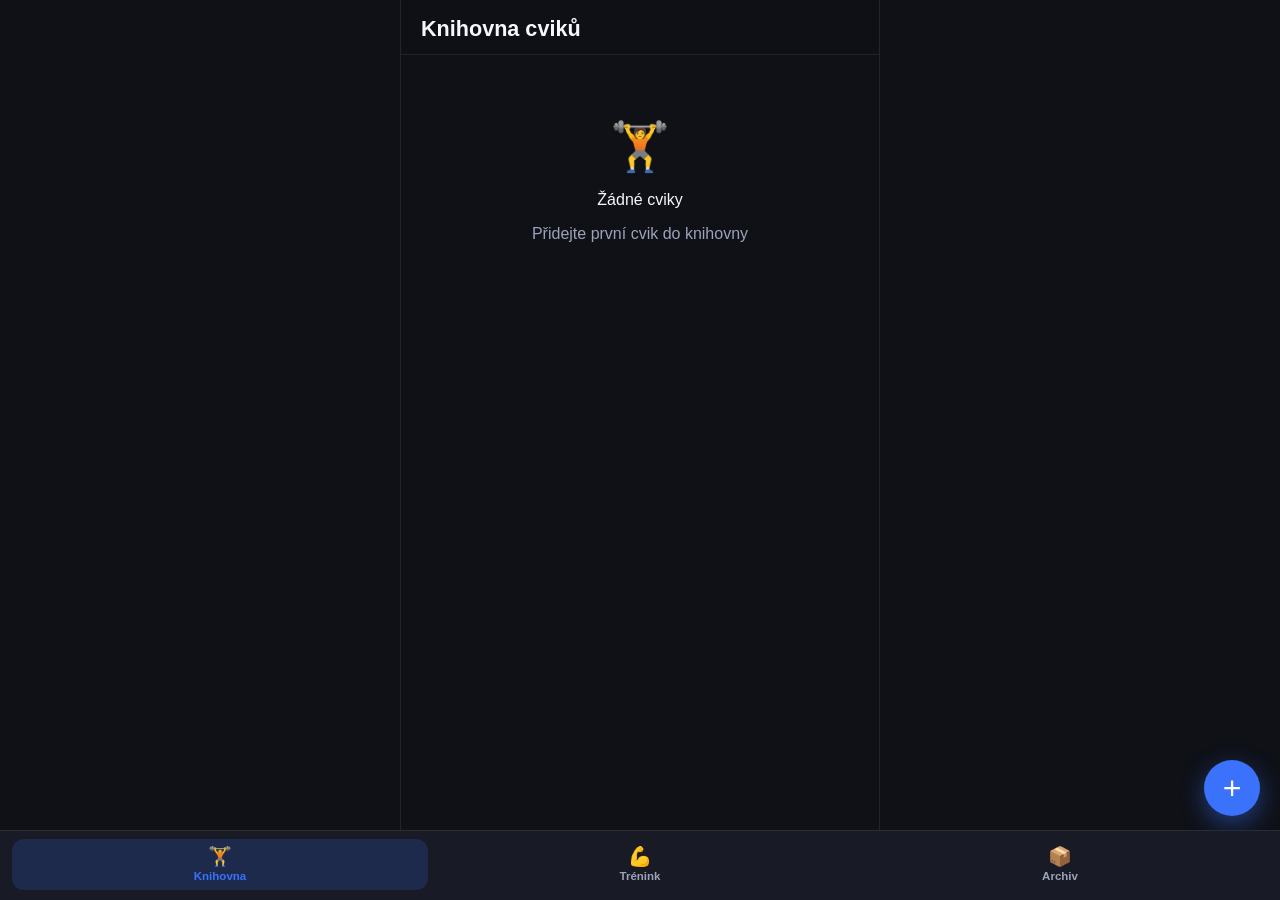
<file: index.html>
<!DOCTYPE html>
<html lang="cs">
<head>
  <meta charset="UTF-8">
  <meta name="viewport" content="width=device-width, initial-scale=1, viewport-fit=cover, user-scalable=no">
  <meta name="apple-mobile-web-app-capable" content="yes">
  <meta name="apple-mobile-web-app-status-bar-style" content="black-translucent">
  <meta name="apple-mobile-web-app-title" content="GymPlanner">
  <meta name="theme-color" content="#3a72fb">
  <title>GymPlanner</title>
  <link rel="manifest" href="manifest.json">
  <link rel="apple-touch-icon" href="icons/icon-192.png">
  <link rel="stylesheet" href="css/styles.css?v=3">
</head>
<body>
  <div id="app">
    <header class="header">
      <h1 id="page-title">Knihovna cviků</h1>
    </header>

    <main id="main-content" class="main"></main>

    <nav class="tab-bar">
      <button class="tab active" data-tab="library">
        <span class="tab-icon">🏋️</span>
        <span>Knihovna</span>
      </button>
      <button class="tab" data-tab="workout">
        <span class="tab-icon">💪</span>
        <span>Trénink</span>
      </button>
      <button class="tab" data-tab="archive">
        <span class="tab-icon">📦</span>
        <span>Archiv</span>
      </button>
    </nav>
  </div>

  <div id="modal-overlay" class="modal-overlay hidden"></div>
  <div id="modal" class="modal hidden"></div>

  <script src="js/storage.js?v=3"></script>
  <script src="js/app.js?v=3"></script>
</body>
</html>
</file>
<file: css/styles.css>
:root {
  --bg: #0f1117;
  --surface: #1a1d27;
  --surface-2: #242936;
  --text: #f5f7ff;
  --muted: #9aa3b8;
  --accent: #3a72fb;
  --accent-soft: rgba(58, 114, 251, 0.18);
  --danger: #ff6b6b;
  --border: rgba(255, 255, 255, 0.08);
  --safe-bottom: env(safe-area-inset-bottom, 0px);
  --safe-top: env(safe-area-inset-top, 0px);
}

* {
  box-sizing: border-box;
  -webkit-tap-highlight-color: transparent;
}

html, body {
  margin: 0;
  padding: 0;
  background: var(--bg);
  color: var(--text);
  font-family: -apple-system, BlinkMacSystemFont, "SF Pro Text", "Segoe UI", sans-serif;
  height: 100%;
  overscroll-behavior: none;
}

#app {
  min-height: 100dvh;
  display: flex;
  flex-direction: column;
  padding-top: var(--safe-top);
}

.header {
  position: sticky;
  top: 0;
  z-index: 10;
  background: rgba(15, 17, 23, 0.92);
  backdrop-filter: blur(12px);
  border-bottom: 1px solid var(--border);
  padding: 16px 20px 12px;
}

.header h1 {
  margin: 0;
  font-size: 1.35rem;
  font-weight: 700;
}

.main {
  flex: 1;
  padding: 16px 16px calc(88px + var(--safe-bottom));
  overflow-y: auto;
}

.tab-bar {
  position: fixed;
  left: 0;
  right: 0;
  bottom: 0;
  display: grid;
  grid-template-columns: repeat(3, 1fr);
  gap: 4px;
  padding: 8px 12px calc(10px + var(--safe-bottom));
  background: rgba(26, 29, 39, 0.96);
  backdrop-filter: blur(16px);
  border-top: 1px solid var(--border);
}

.tab {
  border: none;
  background: transparent;
  color: var(--muted);
  display: flex;
  flex-direction: column;
  align-items: center;
  gap: 4px;
  padding: 8px 4px;
  border-radius: 12px;
  font-size: 0.72rem;
  font-weight: 600;
}

.tab.active {
  color: var(--accent);
  background: var(--accent-soft);
}

.tab-icon {
  font-size: 1.2rem;
  line-height: 1;
}

.section {
  margin-bottom: 20px;
}

.section-title {
  margin: 0 0 10px;
  font-size: 0.85rem;
  text-transform: uppercase;
  letter-spacing: 0.06em;
  color: var(--muted);
}

.section-header {
  display: flex;
  align-items: center;
  justify-content: space-between;
  margin-bottom: 10px;
}

.card {
  background: var(--surface);
  border: 1px solid var(--border);
  border-radius: 16px;
  padding: 14px 16px;
  margin-bottom: 10px;
}

.exercise-card,
.workout-card {
  display: flex;
  align-items: center;
  gap: 12px;
}

.card-main {
  flex: 1;
  min-width: 0;
}

.card h3 {
  margin: 0 0 4px;
  font-size: 1rem;
}

.meta {
  margin: 0;
  color: var(--muted);
  font-size: 0.85rem;
}

.chevron {
  color: var(--muted);
  font-size: 1.4rem;
}

.icon-btn {
  border: none;
  background: transparent;
  font-size: 1.1rem;
  padding: 8px;
}

.fab {
  position: fixed;
  right: 20px;
  bottom: calc(84px + var(--safe-bottom));
  width: 56px;
  height: 56px;
  border: none;
  border-radius: 50%;
  background: var(--accent);
  color: white;
  font-size: 2rem;
  line-height: 1;
  box-shadow: 0 8px 24px rgba(58, 114, 251, 0.45);
}

.empty-state {
  text-align: center;
  padding: 48px 20px;
}

.empty-icon {
  font-size: 3rem;
  margin-bottom: 12px;
}

.muted {
  color: var(--muted);
}

.center {
  text-align: center;
}

.primary-btn,
.secondary-btn,
.text-btn {
  border: none;
  font: inherit;
  cursor: pointer;
}

.primary-btn {
  width: 100%;
  padding: 14px 16px;
  border-radius: 14px;
  background: #22c55e;
  color: white;
  font-weight: 700;
  font-size: 1rem;
  margin-top: 8px;
}

.secondary-btn {
  padding: 12px 16px;
  border-radius: 12px;
  background: var(--surface-2);
  color: var(--text);
}

.text-btn {
  background: transparent;
  color: var(--accent);
  font-weight: 600;
  padding: 4px 0;
}

.text-btn.danger {
  color: var(--danger);
  margin-top: 8px;
}

.back-btn {
  border: none;
  background: transparent;
  color: var(--accent);
  font-size: 1rem;
  font-weight: 600;
  padding: 0 0 12px;
  margin-bottom: 4px;
}

.field {
  display: flex;
  flex-direction: column;
  gap: 6px;
  margin-bottom: 14px;
}

.field span {
  font-size: 0.85rem;
  color: var(--muted);
}

.field input,
.field select {
  width: 100%;
  padding: 12px 14px;
  border-radius: 12px;
  border: 1px solid var(--border);
  background: var(--surface-2);
  color: var(--text);
  font-size: 1rem;
}

.field.compact {
  flex: 1;
  margin-bottom: 0;
}

.input-row {
  display: flex;
  gap: 12px;
  margin-top: 10px;
}

.exercise-header {
  display: flex;
  align-items: flex-start;
  justify-content: space-between;
  gap: 12px;
}

.badge {
  flex-shrink: 0;
  background: var(--accent-soft);
  color: var(--accent);
  padding: 4px 10px;
  border-radius: 999px;
  font-size: 0.75rem;
  font-weight: 700;
}

.last-perf {
  margin: 8px 0 0;
  color: var(--muted);
  font-size: 0.85rem;
}

.result {
  white-space: nowrap;
  font-size: 0.95rem;
}

.info-row {
  display: flex;
  justify-content: space-between;
  gap: 12px;
  padding: 10px 0;
  border-bottom: 1px solid var(--border);
  color: var(--muted);
}

.info-row:last-child {
  border-bottom: none;
}

.info-row strong {
  color: var(--text);
  text-align: right;
}

.modal-overlay {
  position: fixed;
  inset: 0;
  background: rgba(0, 0, 0, 0.55);
  z-index: 100;
}

.modal {
  position: fixed;
  left: 16px;
  right: 16px;
  bottom: calc(16px + var(--safe-bottom));
  max-height: calc(85dvh - var(--safe-bottom));
  overflow-y: auto;
  background: var(--surface);
  border: 1px solid var(--border);
  border-radius: 20px;
  z-index: 101;
  box-shadow: 0 20px 60px rgba(0, 0, 0, 0.45);
}

.modal-content {
  padding: 20px;
}

.modal-content h2 {
  margin: 0 0 16px;
  font-size: 1.2rem;
}

.modal-actions {
  display: flex;
  gap: 10px;
  margin-top: 8px;
}

.modal-actions .primary-btn,
.modal-actions .secondary-btn {
  flex: 1;
  width: auto;
}

.modal-tall {
  max-height: 60dvh;
  overflow-y: auto;
}

.full-width {
  width: 100%;
  margin-top: 12px;
}

.hidden {
  display: none !important;
}

.filter-chips {
  display: flex;
  gap: 8px;
  overflow-x: auto;
  padding-bottom: 8px;
  margin-bottom: 12px;
  scrollbar-width: none;
}

.filter-chips::-webkit-scrollbar {
  display: none;
}

.chip {
  flex-shrink: 0;
  border: none;
  background: var(--surface-2);
  color: var(--text);
  padding: 8px 14px;
  border-radius: 999px;
  font-size: 0.85rem;
  font-weight: 600;
}

.chip.active {
  background: var(--accent);
  color: white;
}

.picker-section h3 {
  margin: 12px 0 8px;
  font-size: 0.8rem;
  color: var(--muted);
  text-transform: uppercase;
}

.picker-item {
  width: 100%;
  display: flex;
  align-items: center;
  justify-content: space-between;
  gap: 12px;
  padding: 12px 14px;
  margin-bottom: 8px;
  border: 1px solid var(--border);
  border-radius: 12px;
  background: var(--surface-2);
  color: var(--text);
  text-align: left;
}

.picker-item strong {
  display: block;
}

.picker-item span.meta {
  display: block;
  margin-top: 2px;
}

.picker-item > span:last-child {
  color: var(--accent);
  font-size: 1.4rem;
  font-weight: 700;
}

.records {
  background: var(--surface-2);
  border-radius: 12px;
  padding: 4px 12px;
  margin-bottom: 8px;
}

.sets-list {
  display: flex;
  flex-direction: column;
  gap: 10px;
  margin-top: 10px;
}

.set-row {
  padding: 10px 12px;
  border-radius: 12px;
  background: var(--surface-2);
  border: 1px solid var(--border);
}

.set-label {
  display: flex;
  flex-direction: column;
  gap: 2px;
  margin-bottom: 8px;
}

.set-label strong {
  font-size: 0.9rem;
}

.set-last {
  font-size: 0.78rem;
  color: var(--muted);
}

.set-count-row {
  margin-top: 12px;
  padding: 12px;
  border-radius: 12px;
  background: rgba(58, 114, 251, 0.12);
  border: 1px solid rgba(58, 114, 251, 0.35);
}

.set-count-field {
  margin: 0;
  width: 100%;
  max-width: none;
}

.set-count-field input {
  font-size: 1.2rem;
  font-weight: 700;
  text-align: center;
}

.workout-actions {
  display: flex;
  flex-direction: column;
  gap: 10px;
  margin-top: 8px;
}

.danger-btn {
  width: 100%;
  padding: 14px 16px;
  border: none;
  border-radius: 14px;
  background: rgba(255, 107, 107, 0.15);
  color: var(--danger);
  font-weight: 700;
  font-size: 1rem;
}

.danger-btn:active {
  background: rgba(255, 107, 107, 0.25);
}

.archive-sets {
  margin-top: 10px;
  display: flex;
  flex-direction: column;
  gap: 6px;
}

.archive-set-row {
  display: flex;
  justify-content: space-between;
  align-items: center;
  padding: 8px 10px;
  border-radius: 10px;
  background: var(--surface-2);
}

.archive-set-label {
  color: var(--muted);
  font-size: 0.85rem;
}

@media (min-width: 768px) {
  #app {
    max-width: 480px;
    margin: 0 auto;
    border-left: 1px solid var(--border);
    border-right: 1px solid var(--border);
  }
}
</file>
